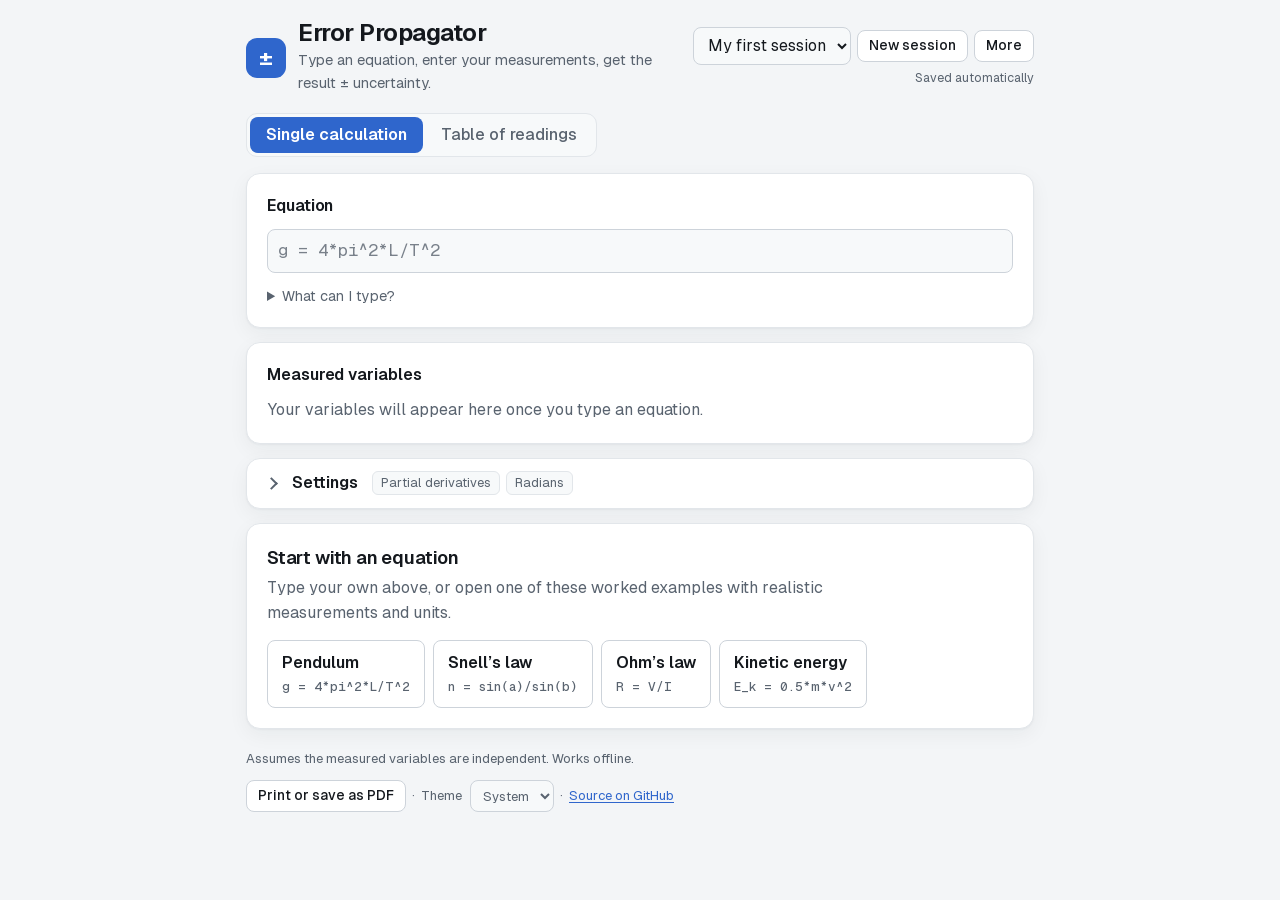
<file: index.html>
<!doctype html>
<html lang="en">
<head>
  <meta charset="utf-8">
  <meta name="viewport" content="width=device-width, initial-scale=1">
  <title>Error Propagator</title>
  <meta name="description" content="Propagate measurement uncertainties for lab reports: partial derivatives, simple rules, max-min and a Monte Carlo check, with units, tables, straight-line fits and LaTeX output. Works offline.">
  <meta name="theme-color" content="#f3f5f7" media="(prefers-color-scheme: light)">
  <meta name="theme-color" content="#0e1114" media="(prefers-color-scheme: dark)">
  <meta property="og:title" content="Error Propagator">
  <meta property="og:description" content="Uncertainty propagation, straight-line fits and LaTeX output for lab reports.">
  <link rel="icon" href="favicon.svg" type="image/svg+xml">
  <link rel="preload" href="vendor/fonts/Geist-Variable.woff2" as="font" type="font/woff2" crossorigin>
  <link rel="stylesheet" href="vendor/katex/katex.min.css">
  <link rel="stylesheet" href="src/style.css?v=12">
  <script>
    // Apply a saved light/dark choice before the page draws, to avoid a flash.
    try { var t = localStorage.getItem('errorprop.theme'); if (t === 'light' || t === 'dark') document.documentElement.dataset.theme = t; } catch (e) {}
  </script>
</head>
<body>
  <a class="skip-link" href="#result">Skip to the result</a>
  <main>
    <header class="topbar">
      <div class="brand">
        <div class="logo" aria-hidden="true">±</div>
        <div>
          <h1>Error Propagator</h1>
          <p class="tagline">Type an equation, enter your measurements, get the result ± uncertainty.</p>
        </div>
      </div>
      <div class="session-area">
      <nav class="session-bar" aria-label="Saved sessions">
        <select id="session-select" aria-label="Saved session"></select>
        <button type="button" class="small" id="s-new">New session</button>
        <details class="menu" id="s-menu">
          <summary class="button small" aria-label="More session actions">More</summary>
          <div class="menu-list">
            <button type="button" id="s-rename">Rename</button>
            <button type="button" id="s-dup">Duplicate</button>
            <hr>
            <button type="button" id="s-backup" title="Download all sessions as a file">Back up all sessions</button>
            <label class="button" title="Load sessions from a backup file">Restore from backup<input type="file" id="s-restore-file" accept=".json,application/json" hidden></label>
            <hr>
            <button type="button" id="s-del" class="danger">Delete session</button>
          </div>
        </details>
      </nav>
      <p id="session-note" class="session-note" aria-live="polite"></p>
      </div>
    </header>

    <div class="seg mode-switch" role="group" aria-label="Mode">
      <button type="button" data-mode="single">Single calculation</button>
      <button type="button" data-mode="table">Table of readings</button>
    </div>

    <div class="table-kind" id="table-kind" hidden>
      <span class="opt-label" id="kind-label">Readings go into</span>
      <div class="seg" role="group" aria-labelledby="kind-label">
        <button type="button" data-kind="eq">An equation</button>
        <button type="button" data-kind="xy">Just x and y, for a fit</button>
      </div>
    </div>

    <section class="card" id="eq-card" aria-labelledby="eq-label">
      <label for="eq" class="label" id="eq-label">Equation</label>
      <div class="eq-row">
        <input id="eq" class="mono" type="text" autocomplete="off" autocapitalize="off" spellcheck="false"
               placeholder="g = 4*pi^2*L/T^2" aria-describedby="eq-help">
      </div>
      <div class="keys" id="eq-keys" role="group" aria-label="Insert a symbol">
        <button type="button" data-ins="^" aria-label="power">^</button>
        <button type="button" data-ins="*" aria-label="times">*</button>
        <button type="button" data-ins="/" aria-label="divide">/</button>
        <button type="button" data-ins="(" aria-label="open bracket">(</button>
        <button type="button" data-ins=")" aria-label="close bracket">)</button>
        <button type="button" data-ins="_" aria-label="subscript">_</button>
        <button type="button" data-ins="pi" aria-label="pi">π</button>
        <button type="button" data-ins="sqrt(" aria-label="square root">√</button>
      </div>
      <div id="eq-preview" aria-label="Equation preview"></div>
      <details class="help" id="eq-help">
        <summary>What can I type?</summary>
        <ul>
          <li><code>+ - * / ^</code> and brackets. Put <code>*</code> between variables: <code>m*v</code>, not <code>mv</code> (that's one variable called mv).</li>
          <li><code>sqrt(x)</code>, <code>ln(x)</code> or <code>log(x)</code> (natural log), <code>log10(x)</code>, <code>exp(x)</code>, <code>abs(x)</code></li>
          <li><code>sin cos tan</code>, <code>asin acos atan</code>. Choose degrees or radians in the settings.</li>
          <li>Constants: <code>pi</code> and <code>e</code>. Any other name is a variable, so <code>E</code>, <code>c</code>, <code>phi</code> are fine. Greek names like <code>theta</code> show as symbols, and <code>v_max</code> gives a subscript.</li>
          <li>Numbers like <code>6.67e-11</code> or <code>6.67x10^-11</code>. A constant you know exactly can be a variable with uncertainty 0.</li>
          <li>Constants: name a variable <code>g</code>, <code>c</code>, <code>h</code>, <code>hbar</code>, <code>k_B</code>, <code>N_A</code>, <code>R</code>, <code>G</code>, <code>q_e</code>, <code>epsilon_0</code>, <code>mu_0</code>, <code>m_e</code> or <code>m_p</code> and a button offers to fill in its accepted value.</li>
          <li>Repeated readings: press <b>Repeats</b> beside a variable to enter several readings and use their mean and standard error.</li>
          <li>Units (optional), typed in each variable's unit box: <code>m cm mm um nm</code>, <code>s ms min h</code>, <code>kg g</code>, <code>N J W Pa</code>, <code>V A ohm C F T</code>, <code>Hz</code>, <code>K degC</code>, <code>deg rad</code>, and combinations like <code>m/s^2</code> or <code>kg m^2</code>.</li>
        </ul>
      </details>
    </section>

    <section class="card" id="single-card" aria-labelledby="vars-label">
      <h2 class="label" id="vars-label">Measured variables</h2>
      <div id="vars"><p class="empty">Your variables will appear here once you type an equation.</p></div>
    </section>

    <section class="card" id="table-card" aria-labelledby="table-label" hidden>
      <h2 class="label" id="table-label">Readings</h2>
      <div id="table-box"><p class="empty">Your columns will appear here once you type an equation.</p></div>
    </section>

    <details class="card settings" id="settings">
      <summary><span class="settings-title">Settings</span><span id="settings-summary" class="settings-summary"></span></summary>
      <div class="options">
      <div class="opt">
        <span class="opt-label" id="method-label">Method</span>
        <div class="seg" role="group" aria-labelledby="method-label" aria-label="Method">
          <button type="button" data-method="partial">Partial derivatives</button>
          <button type="button" data-method="rules">Simple rules</button>
          <button type="button" data-method="maxmin">Max-min</button>
        </div>
      </div>
      <div class="opt">
        <span class="opt-label" id="angles-label">Angles</span>
        <div class="seg" role="group" aria-labelledby="angles-label" aria-label="Angle units">
          <button type="button" data-deg="0">Radians</button>
          <button type="button" data-deg="1">Degrees</button>
        </div>
      </div>
      <div class="opt">
        <label class="opt-label" for="result-unit">Result unit</label>
        <input id="result-unit" class="unit wide" type="text" placeholder="auto (SI)" autocomplete="off" autocapitalize="off" spellcheck="false">
      </div>
      <div class="opt">
        <label class="opt-label" for="accepted">Accepted value</label>
        <input id="accepted" class="unit wide" type="text" placeholder="optional" autocomplete="off" autocapitalize="off" autocorrect="off" spellcheck="false" aria-describedby="accepted-help">
        <span class="pm">±</span>
        <input id="accepted-unc" class="unit" type="text" placeholder="optional" aria-label="Uncertainty of the accepted value" autocomplete="off" autocapitalize="off" autocorrect="off" spellcheck="false">
        <span class="muted" id="accepted-help">in the result's unit</span>
      </div>
      <div class="opt">
        <label class="opt-label" for="round">Round uncertainty to</label>
        <select id="round">
          <option value="auto">1 s.f. (2 if it starts with 1)</option>
          <option value="1">1 s.f.</option>
          <option value="2">2 s.f.</option>
        </select>
      </div>
    </div>
    </details>

    <section class="card" id="result" aria-live="polite" tabindex="-1"></section>

    <footer class="site-footer">
      <span>Assumes the measured variables are independent. Works offline.</span>
      <span>
        <button type="button" class="small" id="print">Print or save as PDF</button>
        &nbsp;·&nbsp;
        <label>Theme
          <select id="theme" aria-label="Colour theme">
            <option value="">System</option>
            <option value="light">Light</option>
            <option value="dark">Dark</option>
          </select>
        </label>
        &nbsp;·&nbsp; <a href="https://github.com/tomaszkaz-jan/error-propagator">Source on GitHub</a>
      </span>
    </footer>
  </main>

  <!-- ?v= makes browsers fetch new code after an update: raise it on every push that changes src/. -->
  <script src="vendor/katex/katex.min.js"></script>
  <script src="vendor/math.js"></script>
  <script src="src/propagate.js?v=12"></script>
  <script src="src/plot.js?v=12"></script>
  <script src="src/app.js?v=12"></script>
</body>
</html>
</file>
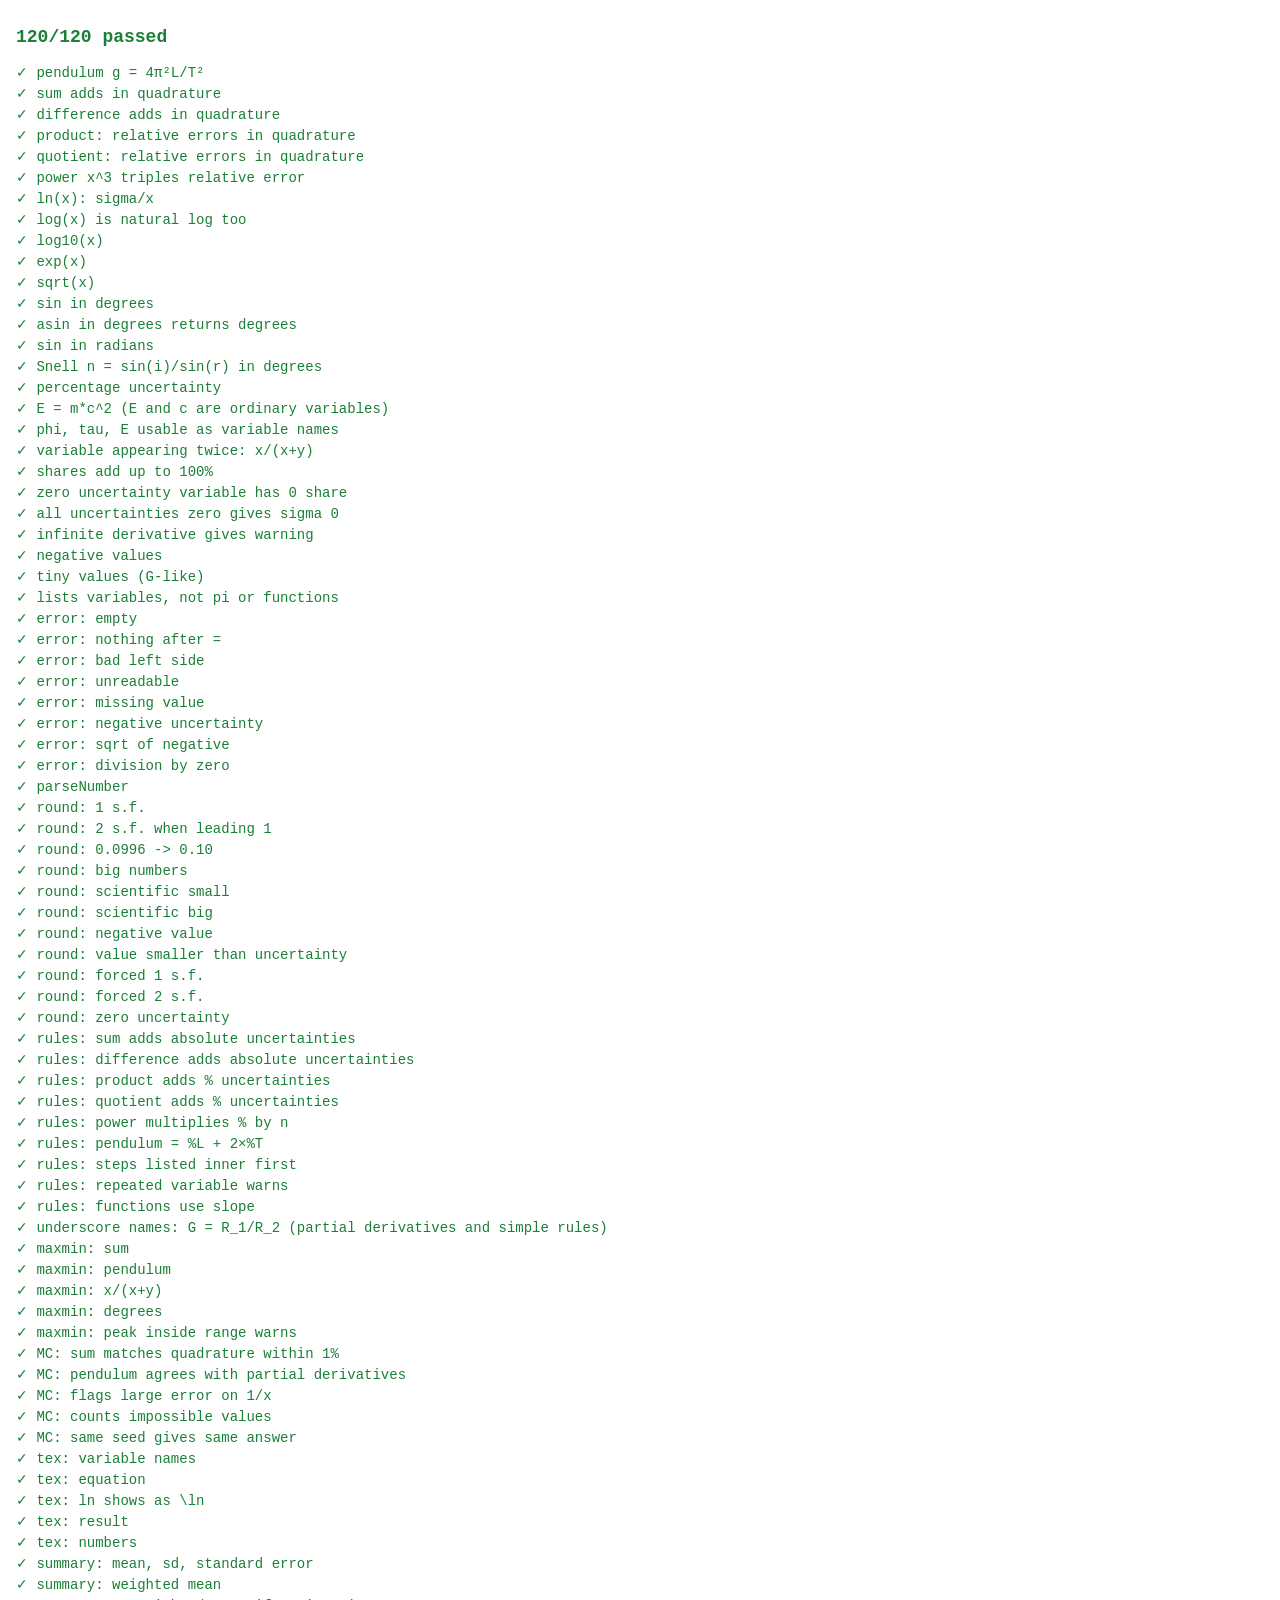
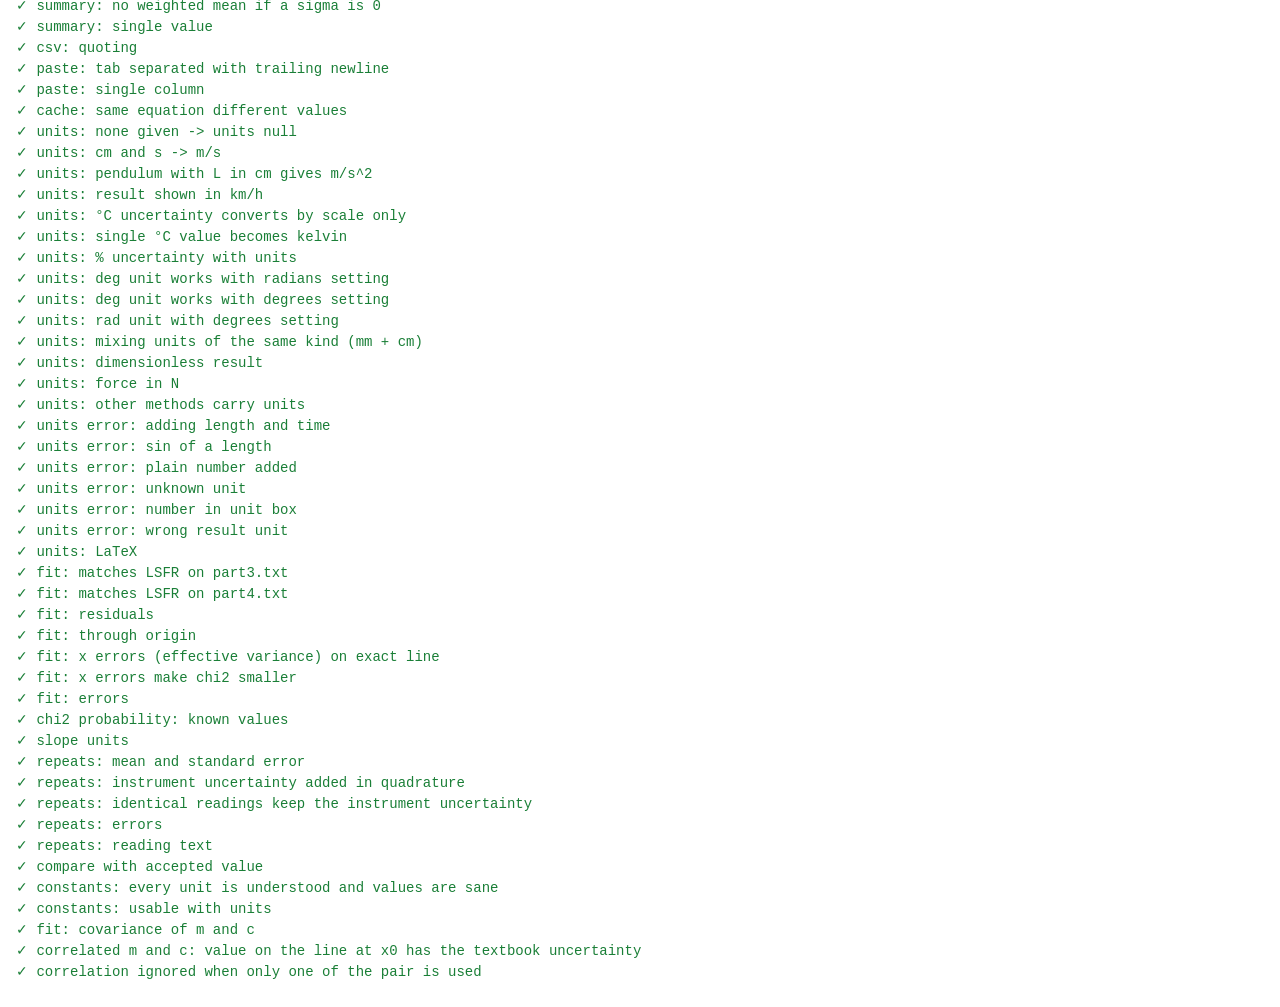
<file: tests.html>
<!doctype html>
<html lang="en">
<head>
  <meta charset="utf-8">
  <meta name="viewport" content="width=device-width, initial-scale=1">
  <title>Propagator Tests</title>
  <style>
    body { font: 14px/1.5 ui-monospace, Menlo, monospace; margin: 24px 16px; background: #fff; color: #111; }
    .ok { color: #1a7f37; } .bad { color: #c9372c; } h1 { font-size: 18px; }
  </style>
</head>
<body>
  <h1 id="sum">Running…</h1>
  <div id="out"></div>
  <script src="vendor/math.js"></script>
  <script src="src/propagate.js"></script>
  <script src="tests/tests.js"></script>
  <script>
    const results = runTests();
    const failed = results.filter((r) => !r.ok).length;
    document.getElementById('sum').textContent = (results.length - failed) + '/' + results.length + ' passed';
    document.getElementById('sum').className = failed ? 'bad' : 'ok';
    const out = document.getElementById('out');
    results.forEach((r) => {
      const d = document.createElement('div');
      d.className = r.ok ? 'ok' : 'bad';
      d.textContent = (r.ok ? '✓ ' : '✗ ') + r.name + (r.ok ? '' : ' — ' + r.msg);
      out.append(d);
    });
  </script>
</body>
</html>
</file>
<file: src/style.css>
/* ==========================================================================
   Error Propagator design system
   - One cool neutral family + one accent (blue). Red is used only for the fit
     line (a data series) and errors; green/amber only for check results.
   - Radius rule: containers 14px, controls 8px, small labels 6px.
   - Type: Geist for text, Geist Mono (tabular figures) for every number.
   - Themes: follows the system, or forced with <html data-theme="light|dark">.
   ========================================================================== */

@font-face {
  font-family: "Geist";
  src: url("../vendor/fonts/Geist-Variable.woff2") format("woff2");
  font-weight: 100 900;
  font-display: swap;
}
@font-face {
  font-family: "Geist Mono";
  src: url("../vendor/fonts/GeistMono-Variable.woff2") format("woff2");
  font-weight: 100 900;
  font-display: swap;
}

:root {
  --bg: #f3f5f7;
  --surface: #ffffff;
  --surface-2: #f7f9fa;
  --text: #14181d;
  --muted: #59636f;
  --line: #e2e6ea;
  --line-strong: #cdd3da;
  --accent: #2f66cc;
  --accent-hover: #2858b3;
  --on-accent: #ffffff;
  --accent-soft: #e8eefa;
  --bad: #c0362c;
  --bad-soft: #fcecea;
  --warn: #87580a;
  --warn-soft: #fdf3dc;
  --good: #1c7a3a;
  --good-soft: #e5f3e9;
  --fit: #d62728;
  --shadow: 0 1px 2px rgb(20 32 48 / 0.04), 0 6px 20px rgb(20 32 48 / 0.05);
  --menu-shadow: 0 10px 30px rgb(20 32 48 / 0.14);

  --r-box: 14px;
  --r-ctl: 8px;
  --r-tag: 6px;

  --sans: "Geist", ui-sans-serif, system-ui, -apple-system, "Segoe UI", sans-serif;
  --mono: "Geist Mono", ui-monospace, "SF Mono", Menlo, Consolas, monospace;
  --ease: cubic-bezier(0.2, 0.8, 0.2, 1);
  color-scheme: light;
}

@media (prefers-color-scheme: dark) {
  :root:not([data-theme="light"]) {
    --bg: #0e1114;
    --surface: #161a1f;
    --surface-2: #1c2127;
    --text: #e5e8ec;
    --muted: #9ba5b1;
    --line: #262d35;
    --line-strong: #353e48;
    --accent: #7ba4ea;
    --accent-hover: #93b5ef;
    --on-accent: #0b1424;
    --accent-soft: #1b2a42;
    --bad: #f08a80;
    --bad-soft: #3a201e;
    --warn: #f0c46a;
    --warn-soft: #33290f;
    --good: #74d08f;
    --good-soft: #15301e;
    --fit: #ff7070;
    --shadow: none;
    --menu-shadow: 0 10px 30px rgb(0 0 0 / 0.45);
    color-scheme: dark;
  }
}
:root[data-theme="dark"] {
  --bg: #0e1114;
  --surface: #161a1f;
  --surface-2: #1c2127;
  --text: #e5e8ec;
  --muted: #9ba5b1;
  --line: #262d35;
  --line-strong: #353e48;
  --accent: #7ba4ea;
  --accent-hover: #93b5ef;
  --on-accent: #0b1424;
  --accent-soft: #1b2a42;
  --bad: #f08a80;
  --bad-soft: #3a201e;
  --warn: #f0c46a;
  --warn-soft: #33290f;
  --good: #74d08f;
  --good-soft: #15301e;
  --fit: #ff7070;
  --shadow: none;
  --menu-shadow: 0 10px 30px rgb(0 0 0 / 0.45);
  color-scheme: dark;
}

/* ---------- base ---------- */
* { box-sizing: border-box; }
html { -webkit-text-size-adjust: 100%; }
body {
  margin: 0;
  background: var(--bg);
  color: var(--text);
  font: 16px/1.55 var(--sans);
  font-feature-settings: "ss01" 0;
  -webkit-font-smoothing: antialiased;
}
main { max-width: 820px; margin: 0 auto; padding: 20px 16px 40px; }
h1, h2, h3 { text-wrap: balance; }
p, li { text-wrap: pretty; }
a { color: var(--accent); text-underline-offset: 2px; }
a:hover { color: var(--accent-hover); }
[hidden] { display: none !important; }

.skip-link {
  position: absolute; left: 16px; top: -48px;
  background: var(--accent); color: var(--on-accent);
  padding: 8px 14px; border-radius: var(--r-ctl); z-index: 10; text-decoration: none; font-weight: 600;
}
.skip-link:focus { top: 12px; }

:focus-visible { outline: 2px solid var(--accent); outline-offset: 2px; }

/* ---------- header ---------- */
.topbar {
  display: flex; align-items: center; justify-content: space-between;
  gap: 12px 20px; flex-wrap: wrap; margin-bottom: 18px;
}
.brand { display: flex; align-items: center; gap: 12px; min-width: 0; }
.logo {
  flex: none; width: 40px; height: 40px; border-radius: 11px;
  display: grid; place-items: center;
  background: var(--accent); color: var(--on-accent);
  font: 600 24px/1 var(--sans);
}
h1 { margin: 0; font-size: 1.5rem; line-height: 1.1; font-weight: 650; letter-spacing: -0.02em; }
.tagline { margin: 3px 0 0; color: var(--muted); font-size: 0.92rem; }

.session-bar { display: flex; align-items: center; gap: 6px; flex-wrap: wrap; }
.session-bar select, .session-bar .session-name { max-width: 220px; }
.session-area { display: flex; flex-direction: column; align-items: flex-end; gap: 4px; }
.session-note { color: var(--muted); font-size: 0.78rem; margin: 0; min-height: 1.2em; }
@media (min-width: 641px) { .topbar { flex-wrap: nowrap; } .brand { flex: 1; } }
.session-note.bad { color: var(--bad); }

.mode-switch { margin-bottom: 16px; }
.table-kind { display: flex; align-items: center; gap: 10px; flex-wrap: wrap; margin: -4px 0 16px; }
.table-kind[hidden] { display: none; }
.xy-name { display: inline-flex; align-items: center; gap: 6px; }
.xy-name .axis-tag { font-size: 0.8rem; color: var(--muted); font-family: var(--mono); }
.cfg-row input.col-name[type="text"] { width: 130px; font-weight: 600; }
.rownum-plain { display: inline-block; padding: 0 8px; font-size: 0.8rem; color: var(--muted); font-family: var(--mono); }

/* ---------- cards and text ---------- */
.card {
  background: var(--surface);
  border: 1px solid var(--line);
  border-radius: var(--r-box);
  padding: 20px;
  margin-bottom: 14px;
  box-shadow: var(--shadow);
}
.card > h2.label { margin-top: 0; }
.session-name { font-family: var(--sans) !important; }
.label { display: block; font-weight: 600; font-size: 1rem; margin-bottom: 10px; letter-spacing: -0.005em; }
.mono { font-family: var(--mono); font-variant-numeric: tabular-nums; }
h3 { font-size: 1rem; font-weight: 600; margin: 24px 0 10px; letter-spacing: -0.005em; }
.hint { color: var(--muted); font-size: 0.86rem; margin: 8px 0 0; max-width: 70ch; }
.hint.first { margin: 0 0 10px; }
.muted { color: var(--muted); font-size: 0.8rem; }
.empty { color: var(--muted); margin: 0; }
code { font-family: var(--mono); font-size: 0.88em; background: var(--surface-2); border: 1px solid var(--line); padding: 0 4px; border-radius: 4px; }

/* ---------- controls ---------- */
input, select, button { font: inherit; color: inherit; }
input, select {
  background: var(--surface-2);
  border: 1px solid var(--line-strong);
  border-radius: var(--r-ctl);
  padding: 7px 10px;
  min-height: 38px;
  min-width: 0;
  transition: border-color 150ms var(--ease), box-shadow 150ms var(--ease), background-color 150ms var(--ease);
}
input::placeholder { color: var(--muted); opacity: 0.8; }
input:hover, select:hover { border-color: var(--muted); }
input:focus, select:focus { outline: none; border-color: var(--accent); box-shadow: 0 0 0 3px var(--accent-soft); }
input[type="text"], input[inputmode] { font-family: var(--mono); font-variant-numeric: tabular-nums; }
input.invalid { border-color: var(--bad); background: var(--bad-soft); }
input:disabled { opacity: 0.45; cursor: not-allowed; }
input[type="checkbox"] { min-height: 0; width: 16px; height: 16px; accent-color: var(--accent); margin: 0; }
select { padding-right: 8px; cursor: pointer; }

button, .button {
  display: inline-flex; align-items: center; justify-content: center; gap: 6px;
  min-height: 38px; padding: 0 14px;
  border-radius: var(--r-ctl);
  border: 1px solid var(--line-strong);
  background: var(--surface);
  color: var(--text);
  font-weight: 500; white-space: nowrap; cursor: pointer;
  transition: background-color 150ms var(--ease), border-color 150ms var(--ease), color 150ms var(--ease), transform 100ms var(--ease);
  -webkit-tap-highlight-color: transparent;
}
button:hover, .button:hover { background: var(--surface-2); border-color: var(--muted); }
button:active, .button:active { transform: translateY(1px); }
button.small, .button.small { min-height: 32px; padding: 0 11px; font-size: 0.86rem; }
button.primary { background: var(--accent); border-color: var(--accent); color: var(--on-accent); }
button.primary:hover { background: var(--accent-hover); border-color: var(--accent-hover); }
button.danger { color: var(--bad); border-color: var(--bad); }

/* segmented control */
.seg { display: inline-flex; flex-wrap: wrap; padding: 3px; gap: 2px; background: var(--surface-2); border: 1px solid var(--line); border-radius: calc(var(--r-ctl) + 3px); }
.seg button { border: 0; background: transparent; min-height: 32px; padding: 0 12px; color: var(--muted); border-radius: var(--r-ctl); }
.seg button:hover { background: var(--surface); color: var(--text); }
.seg button.on { background: var(--surface); color: var(--text); font-weight: 600; box-shadow: 0 0 0 1px var(--line-strong), 0 1px 2px rgb(20 32 48 / 0.08); }
.mode-switch button { min-height: 36px; padding: 0 16px; }
.mode-switch button.on { background: var(--accent); color: var(--on-accent); box-shadow: none; }

/* dropdown menu */
.menu { position: relative; }
.menu > summary { list-style: none; }
.menu > summary::-webkit-details-marker { display: none; }
.menu-list {
  position: absolute; right: 0; top: calc(100% + 6px); z-index: 5;
  min-width: 190px; padding: 6px;
  background: var(--surface); border: 1px solid var(--line-strong); border-radius: 10px;
  box-shadow: var(--menu-shadow);
  display: grid; gap: 2px;
}
.menu-list button, .menu-list .button {
  justify-content: flex-start; width: 100%; border: 0; background: transparent; min-height: 34px; padding: 0 10px; font-size: 0.9rem;
}
.menu-list button:hover, .menu-list .button:hover { background: var(--surface-2); }
.menu-list hr { border: 0; border-top: 1px solid var(--line); margin: 4px 2px; }
.menu-list .danger { color: var(--bad); }

/* ---------- equation ---------- */
.eq-row { display: flex; gap: 8px; }
.eq-row input { flex: 1; font-size: 1.08rem; min-height: 44px; }
.eq-row button { min-height: 44px; }
#eq-preview { overflow-x: auto; }
#eq-preview .tex-display { margin: 14px 0 2px; }
.tex-display .katex-display { margin: 0; }
.help { margin-top: 12px; color: var(--muted); font-size: 0.9rem; }
.help summary { cursor: pointer; width: fit-content; border-radius: var(--r-tag); }
.help summary:hover { color: var(--text); }
.help ul { padding-left: 20px; margin: 8px 0 0; }
.help li { margin-bottom: 4px; }

/* ---------- variables (single mode) ---------- */
.var-row, .var-head {
  display: grid;
  grid-template-columns: 56px minmax(0, 1fr) 14px minmax(0, 1fr) 76px 88px 78px;
  gap: 8px; align-items: center;
}
.var-row { margin-bottom: 8px; }
.var-head { margin-bottom: 4px; color: var(--muted); font-size: 0.78rem; font-weight: 500; }
.var-name { font-weight: 600; overflow-wrap: anywhere; }
.var-name .katex { font-size: 1.12em; }
.pm { color: var(--muted); text-align: center; }
input.unit { width: 100%; }
input.unit.wide { width: 150px; }

/* ---------- settings ---------- */
.options { display: flex; flex-wrap: wrap; gap: 14px 28px; align-items: center; }
.opt { display: flex; align-items: center; gap: 10px; flex-wrap: wrap; }
.opt-label { color: var(--muted); font-size: 0.88rem; font-weight: 500; }

/* ---------- empty state ---------- */
.empty-state h2 { margin: 0 0 4px; font-size: 1.15rem; font-weight: 600; letter-spacing: -0.01em; }
.empty-state p { margin: 0 0 14px; color: var(--muted); max-width: 60ch; }
.examples { display: flex; flex-wrap: wrap; gap: 8px; }
.examples button { flex-direction: column; align-items: flex-start; gap: 2px; min-height: 0; padding: 10px 14px; white-space: normal; text-align: left; }
.examples button .ex-name { font-weight: 600; }
.examples button .ex-eq { font-family: var(--mono); font-size: 0.8rem; color: var(--muted); }

/* ---------- results ---------- */
#result:empty { display: none; }
.msg { color: var(--muted); margin: 0; }
.msg.error { color: var(--bad); }
.answer { display: flex; align-items: center; justify-content: space-between; gap: 12px; flex-wrap: wrap; }
.big .katex { font-size: 1.75rem; }
.buttons { display: flex; gap: 6px; flex-wrap: wrap; }
.sub { color: var(--muted); font-size: 0.88rem; margin-top: 6px; }
.sub .mono { color: var(--text); }

.warn, .check {
  border-radius: var(--r-ctl); padding: 10px 14px; margin-top: 12px; font-size: 0.9rem;
  border-left: 3px solid transparent;
}
.warn { background: var(--warn-soft); color: var(--warn); border-left-color: var(--warn); }
.check.pending { color: var(--muted); background: var(--surface-2); border-left-color: var(--line-strong); }
.check.good { background: var(--good-soft); color: var(--good); border-left-color: var(--good); }
.check.bad { background: var(--warn-soft); color: var(--warn); border-left-color: var(--warn); }

.bar-row { display: grid; grid-template-columns: minmax(48px, auto) 1fr 3.5em; gap: 12px; align-items: center; margin-bottom: 8px; }
.bar { height: 8px; background: var(--surface-2); border: 1px solid var(--line); border-radius: 999px; overflow: hidden; }
.bar span { display: block; height: 100%; background: var(--accent); border-radius: 999px; }
.pct { text-align: right; font-family: var(--mono); font-variant-numeric: tabular-nums; font-size: 0.86rem; }

.section-head { display: flex; align-items: center; justify-content: space-between; gap: 8px; flex-wrap: wrap; margin-top: 24px; }
.section-head h3 { margin: 0; }
.section-head.first { margin-top: 0; }
.working { margin-top: 10px; padding: 6px 16px; background: var(--surface-2); border: 1px solid var(--line); border-radius: var(--r-ctl); }
.working .tex-display { overflow-x: auto; overflow-y: hidden; padding: 6px 0; }
.working .rule { color: var(--muted); font-size: 0.84rem; margin: -2px 0 8px; text-align: center; }

.table-wrap { overflow-x: auto; }
table { border-collapse: collapse; width: 100%; font-size: 0.88rem; }
th, td { text-align: left; padding: 8px 10px; border-bottom: 1px solid var(--line); vertical-align: top; }
th { color: var(--muted); font-weight: 500; }
table.compare td { vertical-align: middle; font-size: 0.95rem; }
table.compare tr { transition: background-color 150ms var(--ease); }
table.compare tr.pick { cursor: pointer; }
table.compare tr.pick:hover { background: var(--surface-2); }
table.compare tr.on { background: var(--accent-soft); }
table.compare tr.on td:first-child { box-shadow: inset 3px 0 0 var(--accent); }

/* ---------- table mode ---------- */
.col-config { display: grid; gap: 8px; margin-bottom: 18px; }
.cfg-row { display: flex; align-items: center; gap: 8px; flex-wrap: wrap; }
.cfg-row .var-name { min-width: 40px; }
.cfg-row input[type="text"] { width: 120px; }
.cfg-row input.unit { width: 88px; }
.per-row { color: var(--muted); font-size: 0.86rem; display: inline-flex; align-items: center; gap: 6px; cursor: pointer; min-height: 32px; }
.per-row:hover { color: var(--text); }

.grid-wrap { border: 1px solid var(--line); border-radius: var(--r-ctl); background: var(--surface); }
table.grid { font-size: 0.9rem; }
table.grid th { background: var(--surface-2); text-align: center; font-weight: 600; color: var(--text); white-space: nowrap; }
table.grid th, table.grid td { padding: 5px 6px; vertical-align: middle; }
table.grid tbody tr:last-child td { border-bottom: 0; }
table.grid input { width: 100%; min-width: 76px; min-height: 34px; padding: 4px 8px; border-radius: 6px; font-size: 0.9rem; }
table.grid tr.sel td { background: var(--accent-soft); }
table.grid .rownum { width: 1%; text-align: center; }
.rownum-btn { min-height: 30px; padding: 0 8px; font-size: 0.8rem; color: var(--muted); background: transparent; border-color: transparent; font-family: var(--mono); }
.rownum-btn:hover { border-color: var(--line-strong); color: var(--text); background: var(--surface); }
tr.sel .rownum-btn { color: var(--accent); font-weight: 700; }
td.res { white-space: nowrap; min-width: 120px; }
td.res .rel { font-size: 0.75rem; font-family: var(--mono); }
/* Copying results: click a result, the column's Copy button, or a row's ⧉ button. */
button.res-copy { min-height: 0; padding: 2px 4px; margin: -2px -4px; border: 1px solid transparent; background: transparent; color: inherit; font: inherit; cursor: copy; }
button.res-copy:hover { border-color: var(--line-strong); background: var(--surface); }
.copied::after { content: ' ✓'; color: var(--good); font-weight: 700; }
th.res-col .col-copy { min-height: 24px; padding: 0 8px; margin-left: 8px; font-size: 0.75rem; font-weight: 500; vertical-align: middle; }
td.row-btns { white-space: nowrap; width: 1%; }
button.row-copy { min-height: 30px; padding: 0 8px; border-color: transparent; background: transparent; color: var(--muted); font-size: 0.95rem; }
button.row-copy:hover { color: var(--text); border-color: var(--line-strong); background: var(--surface); }
td.chk { text-align: center; width: 1%; }
.ok-mark { color: var(--good); font-weight: 700; }
.warn-mark {
  display: inline-grid; place-items: center; width: 20px; height: 20px; border-radius: var(--r-tag);
  background: var(--warn-soft); color: var(--warn); font-weight: 700; font-size: 0.8rem; cursor: help;
}
.cell-error { color: var(--bad); font-size: 0.8rem; white-space: normal; display: inline-block; max-width: 220px; }
button.del { min-height: 30px; padding: 0 9px; border-color: transparent; background: transparent; color: var(--muted); font-size: 1.1rem; }
button.del:hover { color: var(--bad); border-color: var(--line-strong); background: var(--surface); }
.table-actions { display: flex; align-items: center; gap: 8px; flex-wrap: wrap; margin-top: 12px; }
.table-actions .hint { margin: 0; }

.summary { display: grid; gap: 8px; margin-top: 12px; }
.sum-row { display: flex; align-items: baseline; gap: 12px; flex-wrap: wrap; }
.sum-row .tex { font-size: 1.15rem; }
.detail { margin-top: 28px; padding-top: 20px; border-top: 1px solid var(--line); }
.detail-head { margin-top: 0; }

/* ---------- straight-line fit ---------- */
.graph-section { margin-top: 28px; padding-top: 20px; border-top: 1px solid var(--line); }
.graph-section h3 { margin-top: 0; }
.graph-controls { display: flex; flex-wrap: wrap; gap: 10px 22px; align-items: center; margin-bottom: 10px; }
.axis-pick { display: flex; align-items: center; gap: 8px; flex-wrap: wrap; }
.axis-pick input.expr { width: 160px; }
.graph-controls input[type="text"]:not(.expr) { flex: 1; min-width: 180px; font-family: var(--sans); }
.plot { margin-top: 10px; padding: 12px 12px 6px; background: var(--surface-2); border: 1px solid var(--line); border-radius: var(--r-ctl); }
.plot-ylabel { margin-bottom: 4px; }
.plot-xlabel { text-align: center; margin-top: -2px; }
.plot-ylabel .tex, .plot-xlabel .tex { font-size: 1.05rem; }
.plot-svg svg { width: 100%; height: auto; display: block; font-family: var(--sans); font-variant-numeric: tabular-nums; }
.plot-svg text { font-size: 12px; }
.fit-results { display: grid; gap: 6px; margin: 14px 0 4px; }
.fit-line .katex { font-size: 1.1rem; }

/* ---------- footer ---------- */
.site-footer {
  display: flex; justify-content: space-between; align-items: center; gap: 10px 20px; flex-wrap: wrap;
  color: var(--muted); font-size: 0.82rem; padding-top: 6px;
}
.site-footer label { display: inline-flex; align-items: center; gap: 8px; }
.site-footer select { min-height: 32px; padding: 0 8px; font-size: 0.82rem; }

/* ---------- small screens / touch ---------- */
@media (max-width: 640px) {
  main { padding: 14px 12px 32px; }
  .card { padding: 16px 14px; }
  .topbar { margin-bottom: 14px; }
  .session-bar { width: 100%; }
  .session-bar select { flex: 1; max-width: none; }
  .session-area { align-items: stretch; width: 100%; }
  .var-row, .var-head { grid-template-columns: minmax(0, 1fr) minmax(0, 1fr) 72px 72px; }
  .var-row .var-name { grid-column: 1 / 4; grid-row: 1; align-self: center; }
  .var-row .rep-btn { grid-column: 4; grid-row: 1; }
  .var-row .v, .var-row .u, .var-row select, .var-row .unit { grid-row: 2; }
  .var-row .pm, .var-head { display: none; }
  .var-row { margin-bottom: 12px; }
  .reps { grid-template-columns: 1fr; }
  .cfg-row .var-name { min-width: 32px; }
  .cfg-row input.u-all, .cfg-row .fixed-value { flex: 1 1 90px; width: auto; }
  .cfg-row.is-fixed .fixed-value { flex-basis: calc(100% - 48px); }
  .cfg-extra { flex-basis: 100%; }
  .seg[aria-label="Method"] { display: grid; grid-template-columns: repeat(3, 1fr); width: 100%; }
  .seg[aria-label="Method"] button { padding: 4px; font-size: 0.85rem; line-height: 1.2; white-space: normal; }
  .mode-switch { display: grid; grid-template-columns: 1fr 1fr; }
  .cfg-row .pm { display: none; }
  .col-config { gap: 12px; }
  .big .katex { font-size: 1.4rem; }
}
@media (pointer: coarse) {
  button, .button, input, select { min-height: 44px; }
  button.small, .button.small, .seg button, .rownum-btn, button.del, button.row-copy, table.grid input { min-height: 40px; }
}

@media (prefers-reduced-motion: reduce) {
  *, *::before, *::after { transition: none !important; animation: none !important; }
}

/* ---------- v7: repeats, constants, fixed columns, accepted value, fit calculation ---------- */
textarea {
  font: inherit; font-family: var(--mono); color: inherit; width: 100%; resize: vertical;
  background: var(--surface-2); border: 1px solid var(--line-strong); border-radius: var(--r-ctl); padding: 7px 10px;
  transition: border-color 150ms var(--ease), box-shadow 150ms var(--ease);
}
textarea:focus { outline: none; border-color: var(--accent); box-shadow: 0 0 0 3px var(--accent-soft); }
.rep-btn { width: 100%; padding: 0 6px; color: var(--muted); }
.rep-btn.on { color: var(--accent); border-color: var(--accent); background: var(--accent-soft); }
.reps {
  display: grid; grid-template-columns: minmax(0, 1fr) 190px; gap: 10px 14px; align-items: start;
  margin: -2px 0 14px; padding: 12px 14px;
  background: var(--surface-2); border: 1px solid var(--line); border-radius: var(--r-ctl);
}
.reps label { display: grid; gap: 4px; }
.reps label input { width: 100%; background: var(--surface); }
.reps textarea { background: var(--surface); }
.rep-stats { grid-column: 1 / -1; overflow-x: auto; }
.chips { display: flex; flex-wrap: wrap; gap: 8px; margin: 4px 0 6px; }
button.chip { white-space: normal; text-align: left; min-height: 32px; height: auto; padding: 5px 11px; border-style: dashed; }
.cfg-extra { display: inline-flex; flex-wrap: wrap; gap: 2px 16px; }
.cfg-row .fixed-value { width: 120px; }
.compare-box .tex-display { margin-top: 8px; overflow-x: auto; overflow-y: hidden; color: var(--text); }
.axis-pick.grow { flex: 1 1 260px; }
.axis-pick.grow input { flex: 1; min-width: 0; }
#derived-out .big .katex { font-size: 1.45rem; }
#derived-out { margin-top: 4px; }
.opt .pm { margin: 0 -4px; }
#graph-out .buttons { margin-top: 12px; }
#graph-out + h3 { margin-top: 28px; padding-top: 20px; border-top: 1px solid var(--line); }
.axis-pick input.unit.wide { width: 130px; }
#accepted-unc { width: 110px; }
.rep-stats > div + div { margin-top: 6px; }
.rep-stats > div { overflow-x: auto; overflow-y: hidden; padding-bottom: 2px; }
@media (max-width: 640px) {
  .reps { grid-template-columns: minmax(0, 1fr); }
}

/* ---------- v8: settings panel, tabs, symbol keys, undo bar, print ---------- */
details.settings { padding: 0; }
details.settings > summary {
  display: flex; align-items: center; gap: 10px 14px; flex-wrap: wrap; cursor: pointer;
  padding: 12px 20px; list-style: none; border-radius: var(--r-box);
}
details.settings > summary::-webkit-details-marker { display: none; }
details.settings > summary::before {
  content: ""; width: 7px; height: 7px; flex: none; margin-right: 2px;
  border-right: 2px solid var(--muted); border-bottom: 2px solid var(--muted);
  transform: rotate(-45deg); transition: transform 150ms var(--ease);
}
details.settings[open] > summary::before { transform: rotate(45deg); }
details.settings > summary:hover .settings-title { color: var(--accent); }
.settings-title { font-weight: 600; }
.settings-summary { display: flex; flex-wrap: wrap; gap: 6px; }
.tag { font-size: 0.8rem; color: var(--muted); background: var(--surface-2); border: 1px solid var(--line); border-radius: var(--r-tag); padding: 1px 8px; }
details.settings > .options { padding: 6px 20px 20px; border-top: 1px solid var(--line); padding-top: 16px; }

.tabs { margin-bottom: 18px; }
.tabs button.on { background: var(--accent); color: var(--on-accent); box-shadow: none; }
.tab-panel > .graph-section, .tab-panel > .detail { margin-top: 0; padding-top: 0; border-top: 0; }

.keys { display: none; grid-template-columns: repeat(8, minmax(0, 1fr)); gap: 4px; margin-top: 8px; }
.keys button { min-width: 0; padding: 0; font-family: var(--mono); font-size: 1rem; }
@media (pointer: coarse) { .keys { display: grid; } }

.toast {
  position: fixed; left: 50%; bottom: max(20px, env(safe-area-inset-bottom)); transform: translateX(-50%);
  display: flex; align-items: center; gap: 14px; z-index: 20;
  max-width: calc(100vw - 24px); padding: 10px 12px 10px 16px;
  background: var(--text); color: var(--bg); border-radius: 10px; box-shadow: var(--menu-shadow); font-size: 0.92rem;
}
.toast button { background: transparent; color: inherit; border-color: currentColor; }
.toast button:hover { background: rgb(128 128 128 / 0.25); }

@media (max-width: 640px) {
  details.settings > summary { padding: 12px 14px; }
  details.settings > .options { padding: 14px 14px 16px; }
  .tabs { display: grid; grid-template-columns: repeat(3, 1fr); }
  .tabs button { padding: 4px; font-size: 0.86rem; white-space: normal; line-height: 1.2; }
}

@media print {
  :root, :root[data-theme="dark"], :root:not([data-theme="light"]) {
    --bg: #ffffff; --surface: #ffffff; --surface-2: #ffffff; --text: #000000; --muted: #444444;
    --line: #cccccc; --line-strong: #999999; --accent: #1f4fa8; --on-accent: #ffffff; --accent-soft: #eef2fa;
    --bad: #a02018; --bad-soft: #ffffff; --warn: #6b4500; --warn-soft: #ffffff; --good: #14622c; --good-soft: #ffffff;
    --fit: #d62728; --shadow: none; color-scheme: light;
  }
  body { font-size: 11pt; }
  main { max-width: none; padding: 0; }
  .session-area, .mode-switch, .help, .keys, .buttons, .table-actions, .site-footer, .skip-link, .toast,
  .tabs, .chips, .examples, .rep-btn, button.del, button.row-copy, .col-copy, .graph-controls, .hint, .logo, .tagline, .cfg-extra { display: none !important; }
  .card { border: 0; box-shadow: none; padding: 0; margin-bottom: 14pt; }
  .tab-panel[hidden] { display: block !important; }
  .tab-panel + .tab-panel { margin-top: 16pt; padding-top: 10pt; border-top: 1px solid var(--line); }
  details.settings > summary { padding: 0; }
  details.settings > summary::before { display: none; }
  details.settings > .options { display: none; }
  input, select, textarea { border-color: var(--line); background: #fff; }
  .warn, .check { border: 1px solid var(--line); border-left-width: 3px; }
  .plot, .working, .answer, .compare-box, table.grid tr, .fit-results { break-inside: avoid; }
  h3 { break-after: avoid; }
}
</file>
